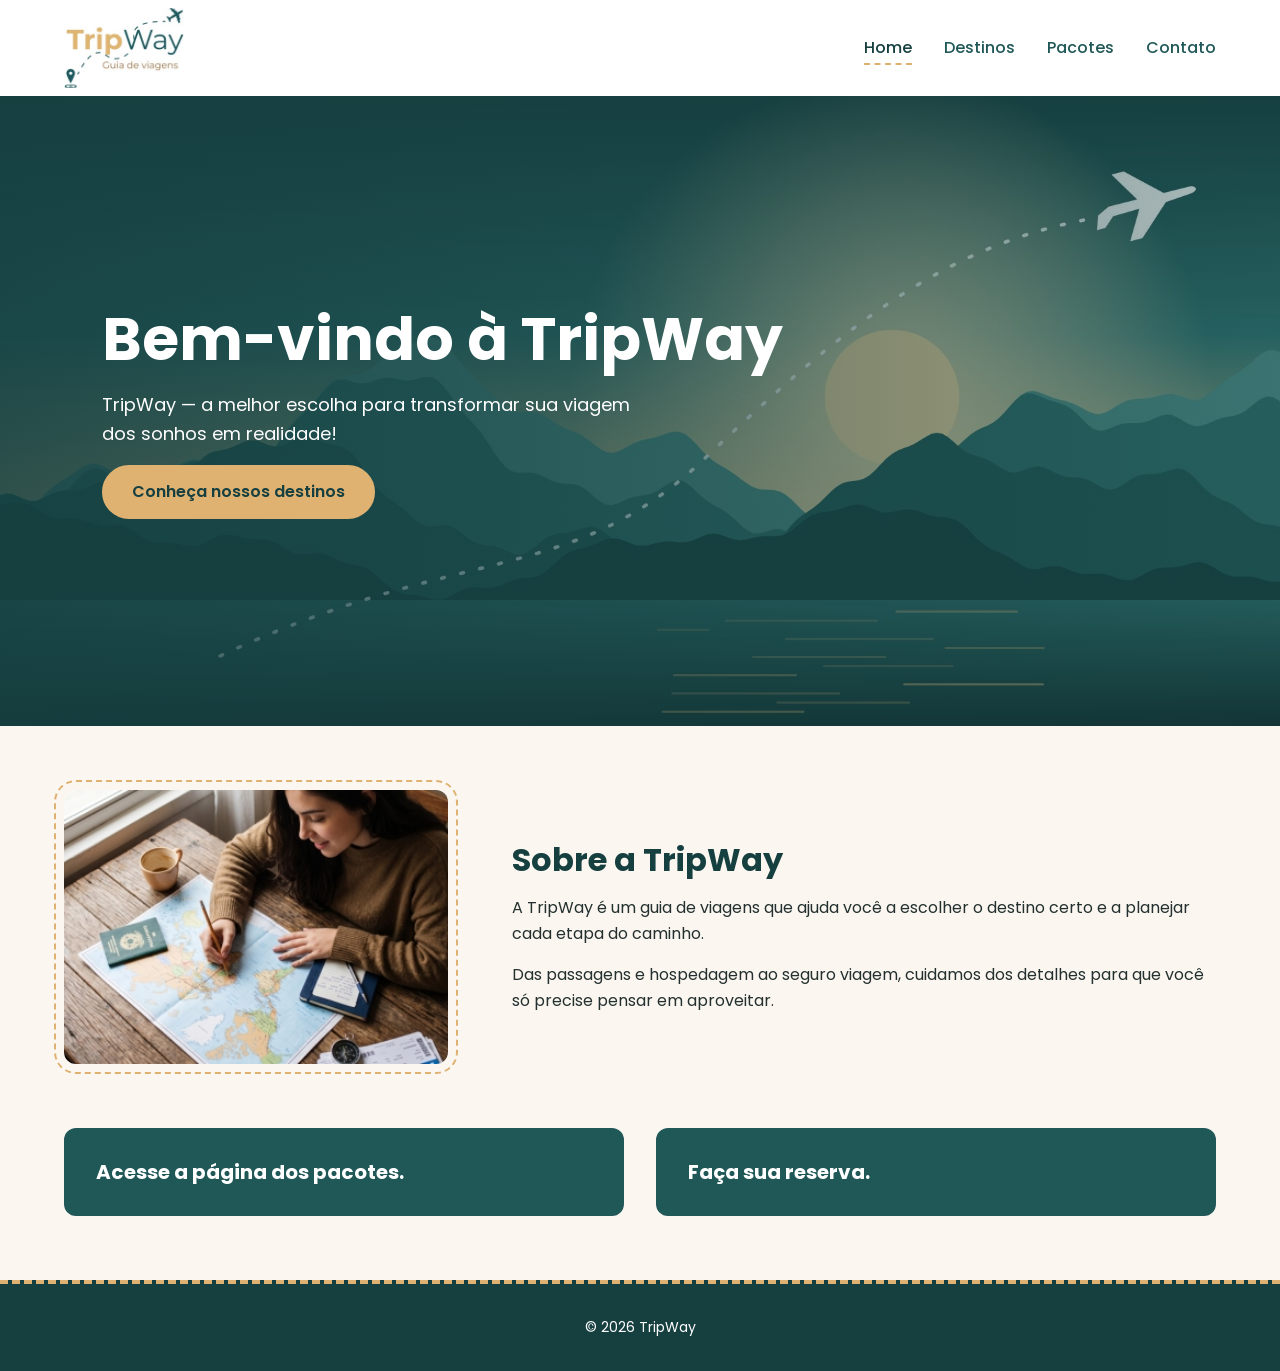
<file: index.html>
<!doctype html>
<html lang="pt-BR">
  <head>
    <meta charset="UTF-8" />
    <meta name="viewport" content="width=device-width, initial-scale=1.0" />
    <link rel="preconnect" href="https://fonts.googleapis.com" />
    <link rel="preconnect" href="https://fonts.gstatic.com" crossorigin />
    <link
      href="https://fonts.googleapis.com/css2?family=Poppins:ital,wght@0,100;0,200;0,300;0,400;0,500;0,600;0,700;0,800;0,900;1,100;1,200;1,300;1,400;1,500;1,600;1,700;1,800;1,900&display=swap"
      rel="stylesheet"
    />
    <link rel="stylesheet" href="./css/style.css" />
    <title>TripWay</title>
  </head>

  <body>
    <header class="site-header">
      <a class="logo" href="./index.html">
        <img src="./images/logo.jpeg" alt="TripWay" />
      </a>
      <nav>
        <ul class="menu">
          <li><a href="./index.html" class="ativo">Home</a></li>
          <li><a href="./pages/destinos.html">Destinos</a></li>
          <li><a href="./pages/pacotes.html">Pacotes</a></li>
          <li><a href="./pages/contato.html">Contato</a></li>
        </ul>
      </nav>
    </header>
    <main>
      <section id="banner" class="banner">
        <h1>Bem-vindo à TripWay</h1>
        <p>
          TripWay — a melhor escolha para transformar sua viagem dos sonhos em
          realidade!
        </p>
        <a class="btn" href="pages/destinos.html">Conheça nossos destinos</a>
      </section>

      <section id="sobre" class="sobre">
        <img
          src="images/servicos.jpg"
          alt="Pessoa planejando uma viagem com mapa e passaporte"
        />
        <div class="sobre-texto">
          <h2>Sobre a TripWay</h2>
          <p>
            A TripWay é um guia de viagens que ajuda você a escolher o destino
            certo e a planejar cada etapa do caminho.
          </p>
          <p>
            Das passagens e hospedagem ao seguro viagem, cuidamos dos detalhes
            para que você só precise pensar em aproveitar.
          </p>
        </div>
      </section>

      <section class="atalhos">
        <a class="atalho" href="pages/pacotes.html">
          <h2>Acesse a página dos pacotes.</h2>
        </a>
        <a class="atalho" href="pages/contato.html">
          <h2>Faça sua reserva.</h2>
        </a>
      </section>
    </main>

    <footer>
      <p>© 2026 TripWay</p>
    </footer>
  </body>
</html>
</file>
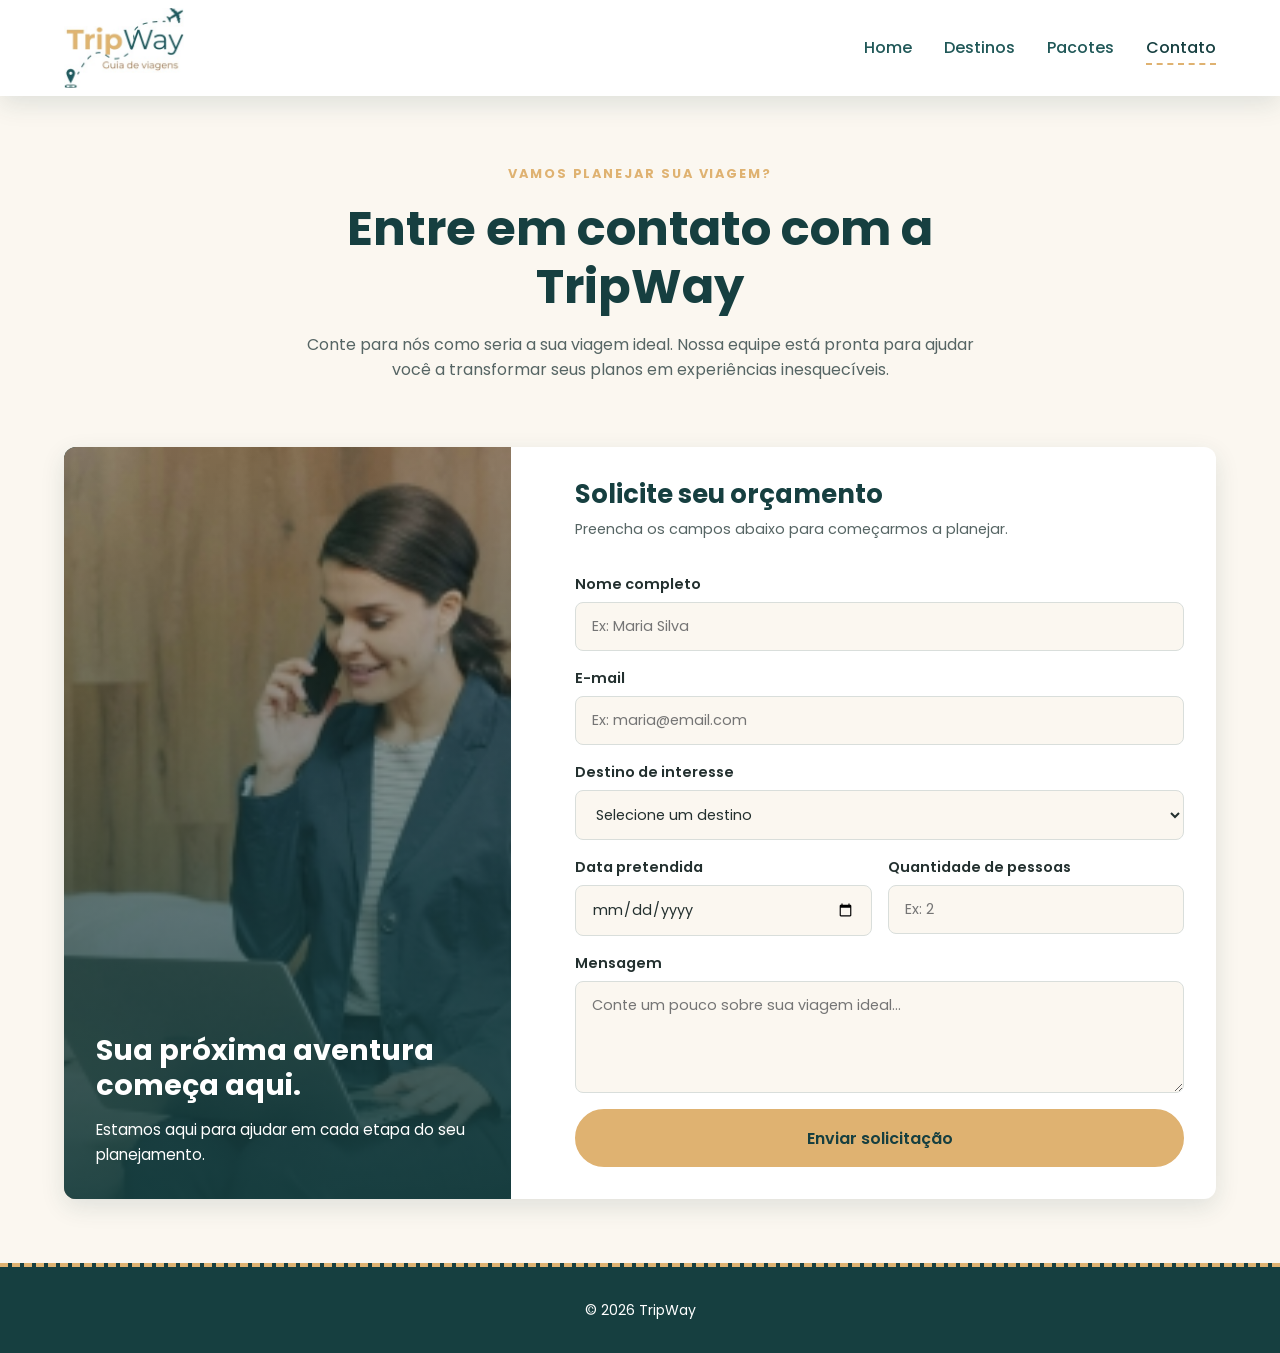
<file: pages/contato.html>
<!doctype html>
<html lang="pt-BR">
  <head>
    <meta charset="UTF-8" />
    <meta name="viewport" content="width=device-width, initial-scale=1.0" />
    <link rel="preconnect" href="https://fonts.googleapis.com" />
    <link rel="preconnect" href="https://fonts.gstatic.com" crossorigin />
    <link
      href="https://fonts.googleapis.com/css2?family=Poppins:wght@300;400;500;600;700;800&display=swap"
      rel="stylesheet"
    />
    <link rel="stylesheet" href="../css/style.css" />
    <title>TripWay - Contato</title>
  </head>

  <body>
    <header class="site-header">
      <a class="logo" href="../index.html">
        <img src="../images/logo.jpeg" alt="Logo da TripWay" />
      </a>

      <nav>
        <ul class="menu">
          <li><a href="../index.html">Home</a></li>
          <li><a href="./destinos.html">Destinos</a></li>
          <li><a href="./pacotes.html">Pacotes</a></li>
          <li><a href="./contato.html" class="ativo">Contato</a></li>
        </ul>
      </nav>
    </header>

    <main>
      <section class="contato-section">
        <div class="contato-intro">
          <span class="contato-etiqueta">VAMOS PLANEJAR SUA VIAGEM?</span>
          <h1>Entre em contato com a TripWay</h1>
          <p>
            Conte para nós como seria a sua viagem ideal. Nossa equipe está
            pronta para ajudar você a transformar seus planos em experiências
            inesquecíveis.
          </p>
        </div>

        <div class="contato-container">
          <div class="contato-imagem">
            <img
              src="../images/contato.jpg"
              alt="Pessoa realizando atendimento por telefone"
            />

            <div class="contato-imagem-texto">
              <h2>Sua próxima aventura começa aqui.</h2>
              <p>Estamos aqui para ajudar em cada etapa do seu planejamento.</p>
            </div>
          </div>

          <div class="contato-formulario">
            <h2>Solicite seu orçamento</h2>
            <p class="contato-descricao">
              Preencha os campos abaixo para começarmos a planejar.
            </p>

            <form action="" method="get">
              <div class="form-group">
                <label for="nome">Nome completo</label>
                <input
                  type="text"
                  id="nome"
                  name="nome"
                  placeholder="Ex: Maria Silva"
                  autocomplete="name"
                  required
                />
              </div>

              <div class="form-group">
                <label for="email">E-mail</label>
                <input
                  type="email"
                  id="email"
                  name="email"
                  placeholder="Ex: maria@email.com"
                  autocomplete="email"
                  required
                />
              </div>

              <div class="form-group">
                <label for="destino">Destino de interesse</label>
                <select id="destino" name="destino" required>
                  <option value="" selected disabled>
                    Selecione um destino
                  </option>
                  <option value="praia">Praia</option>
                  <option value="montanha">Montanha</option>
                  <option value="cidade">Cidade histórica</option>
                </select>
              </div>

              <div class="form-row">
                <div class="form-group">
                  <label for="data">Data pretendida</label>
                  <input type="date" id="data" name="data" required />
                </div>

                <div class="form-group">
                  <label for="pessoas">Quantidade de pessoas</label>
                  <input
                    type="number"
                    id="pessoas"
                    name="pessoas"
                    min="1"
                    placeholder="Ex: 2"
                    required
                  />
                </div>
              </div>

              <div class="form-group">
                <label for="mensagem">Mensagem</label>
                <textarea
                  id="mensagem"
                  name="mensagem"
                  rows="4"
                  placeholder="Conte um pouco sobre sua viagem ideal..."
                ></textarea>
              </div>

              <button type="submit" class="contato-botao">
                Enviar solicitação
              </button>
            </form>
          </div>
        </div>
      </section>
    </main>

    <footer>
      <p>© 2026 TripWay</p>
    </footer>
  </body>
</html>
</file>
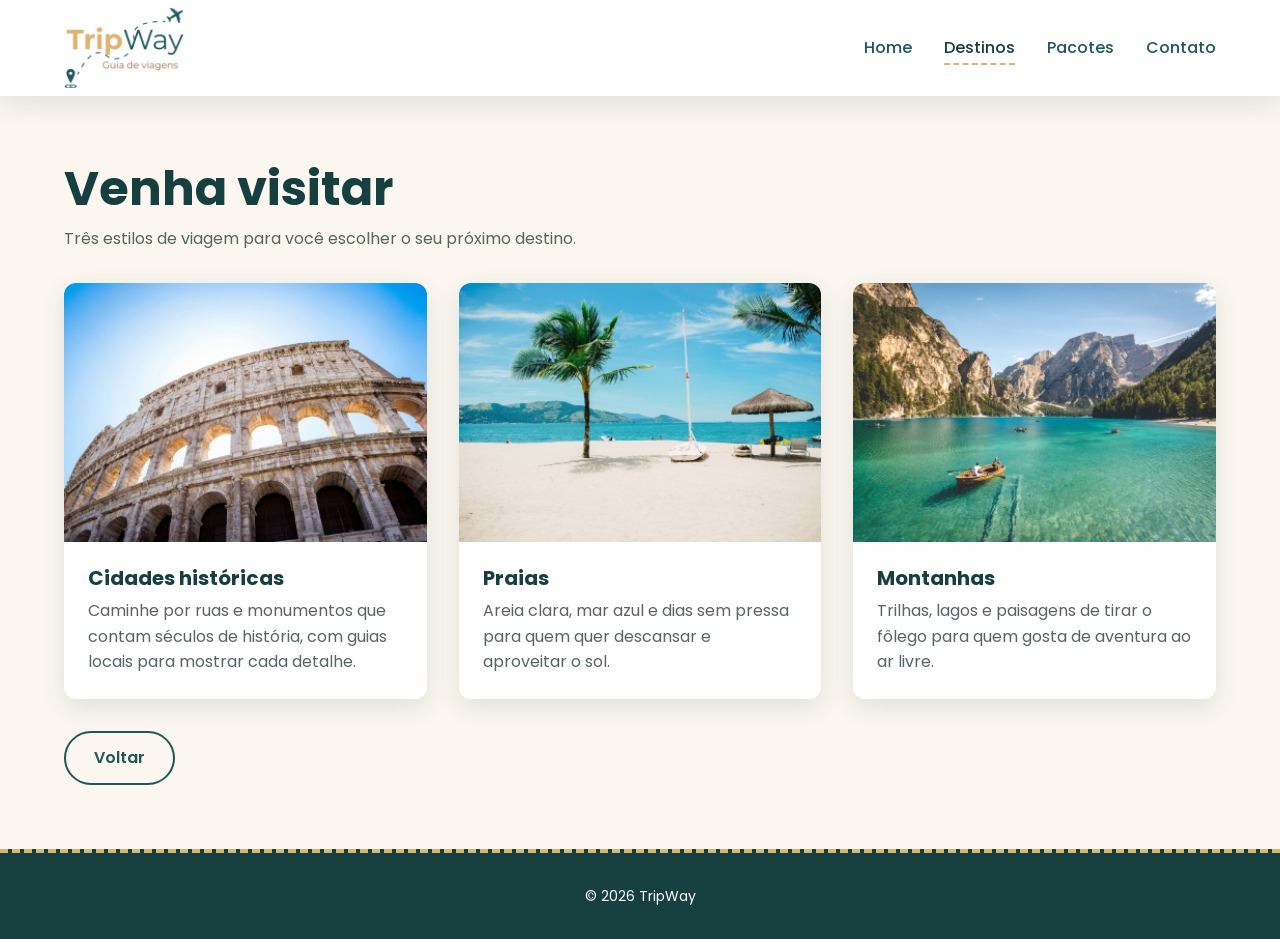
<file: pages/Destinos.html>
<!doctype html>
<html lang="pt-BR">
  <head>
    <meta charset="UTF-8" />
    <meta name="viewport" content="width=device-width, initial-scale=1.0" />
    <link rel="preconnect" href="https://fonts.googleapis.com" />
    <link rel="preconnect" href="https://fonts.gstatic.com" crossorigin />
    <link
      href="https://fonts.googleapis.com/css2?family=Poppins:ital,wght@0,100;0,200;0,300;0,400;0,500;0,600;0,700;0,800;0,900;1,100;1,200;1,300;1,400;1,500;1,600;1,700;1,800;1,900&display=swap"
      rel="stylesheet"
    />
    <link rel="stylesheet" href="../css/style.css" />
    <title>TripWay - Destinos</title>
  </head>

  <body>
    <header class="site-header">
      <a class="logo" href="../index.html">
        <img src="../images/logo.jpeg" alt="TripWay" />
      </a>
      <nav>
        <ul class="menu">
          <li><a href="../index.html">Home</a></li>
          <li><a href="./destinos.html" class="ativo">Destinos</a></li>
          <li><a href="./pacotes.html">Pacotes</a></li>
          <li><a href="./contato.html">Contato</a></li>
        </ul>
      </nav>
    </header>

    <main>
      <section class="destinos">
        <h1>Venha visitar</h1>
        <p class="destinos-intro">
          Três estilos de viagem para você escolher o seu próximo destino.
        </p>

        <div class="cards-container">
          <article class="card">
            <img
              src="../images/destino1.jpeg"
              alt="Coliseu de Roma visto de baixo, sob céu azul"
            />
            <div class="card-texto">
              <h2>Cidades históricas</h2>
              <p>
                Caminhe por ruas e monumentos que contam séculos de história,
                com guias locais para mostrar cada detalhe.
              </p>
            </div>
          </article>

          <article class="card">
            <img
              src="../images/destino2.jpeg"
              alt="Praia de areia branca com coqueiro, guarda-sol e mar azul"
            />
            <div class="card-texto">
              <h2>Praias</h2>
              <p>
                Areia clara, mar azul e dias sem pressa para quem quer descansar
                e aproveitar o sol.
              </p>
            </div>
          </article>

          <article class="card">
            <img
              src="../images/destino3.jpeg"
              alt="Lago verde-esmeralda entre montanhas, com um barco a remo"
            />
            <div class="card-texto">
              <h2>Montanhas</h2>
              <p>
                Trilhas, lagos e paisagens de tirar o fôlego para quem gosta de
                aventura ao ar livre.
              </p>
            </div>
          </article>
        </div>

        <a class="btn btn-secundario" href="../index.html">Voltar</a>
      </section>
    </main>

    <footer>
      <p>© 2026 TripWay</p>
    </footer>
  </body>
</html>
</file>
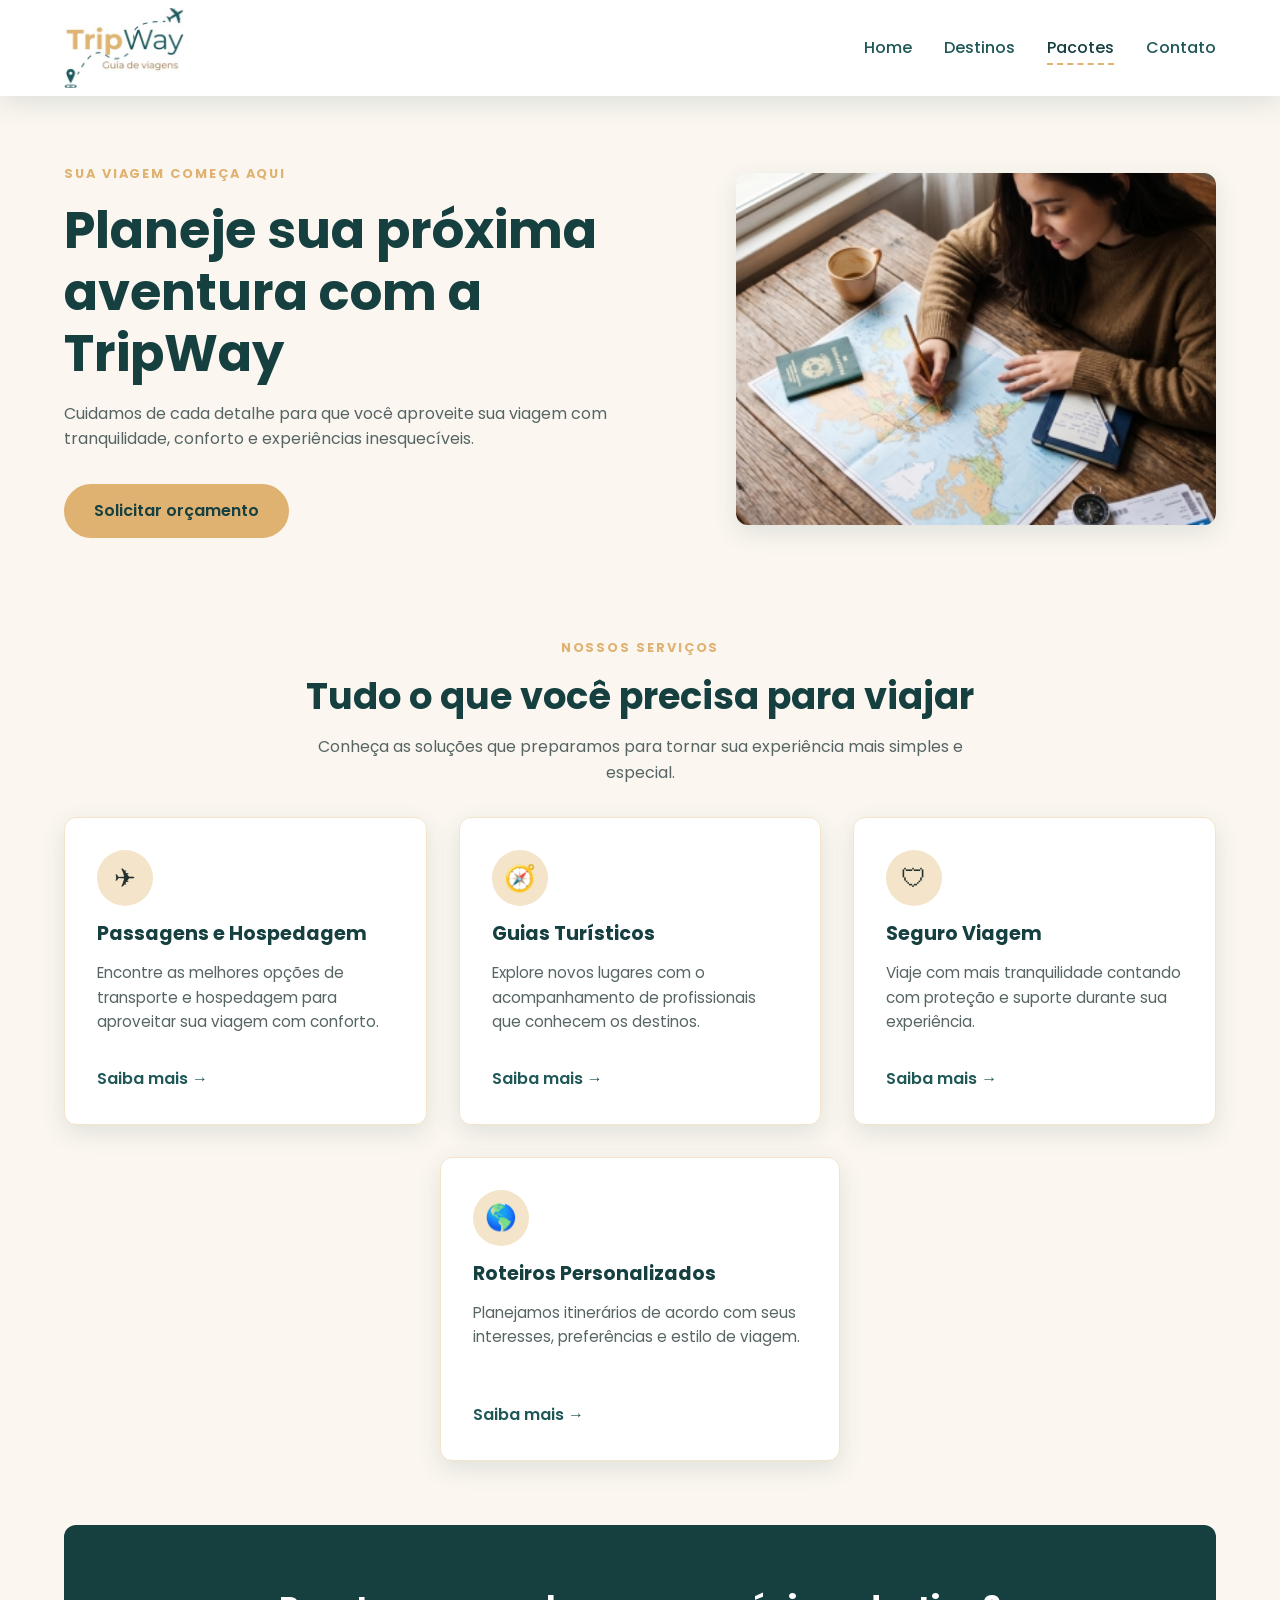
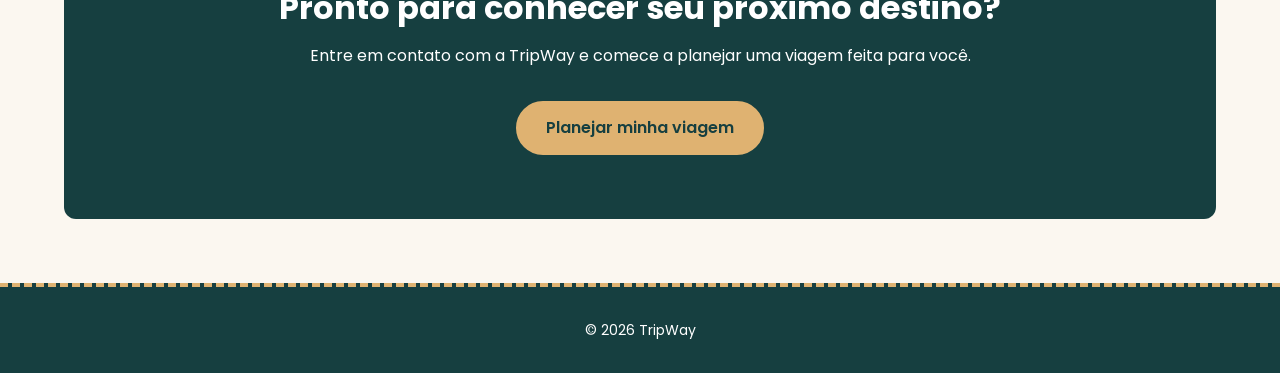
<file: pages/pacotes.html>
<!doctype html>
<html lang="pt-BR">
  <head>
    <meta charset="UTF-8" />
    <meta name="viewport" content="width=device-width, initial-scale=1.0" />
    <link rel="preconnect" href="https://fonts.googleapis.com" />
    <link rel="preconnect" href="https://fonts.gstatic.com" crossorigin />
    <link
      href="https://fonts.googleapis.com/css2?family=Poppins:wght@300;400;500;600;700;800&display=swap"
      rel="stylesheet"
    />
    <link rel="stylesheet" href="../css/style.css" />
    <title>TripWay - Pacotes e Serviços</title>
  </head>

  <body>
    <header class="site-header">
      <a class="logo" href="../index.html">
        <img src="../images/logo.jpeg" alt="TripWay" />
      </a>

      <nav>
        <ul class="menu">
          <li><a href="../index.html">Home</a></li>
          <li><a href="./destinos.html">Destinos</a></li>
          <li><a href="./pacotes.html" class="ativo">Pacotes</a></li>
          <li><a href="./contato.html">Contato</a></li>
        </ul>
      </nav>
    </header>

    <main>
      <section class="pacotes-banner">
        <div class="pacotes-banner-texto">
          <span class="pacotes-etiqueta">SUA VIAGEM COMEÇA AQUI</span>

          <h1>Planeje sua próxima aventura com a TripWay</h1>

          <p>
            Cuidamos de cada detalhe para que você aproveite sua viagem com
            tranquilidade, conforto e experiências inesquecíveis.
          </p>

          <a href="./contato.html" class="btn"> Solicitar orçamento </a>
        </div>

        <img src="../images/servicos.jpg" alt="Pessoa planejando uma viagem" />
      </section>

      <section class="pacotes-servicos">
        <div class="pacotes-titulo">
          <span class="pacotes-etiqueta">NOSSOS SERVIÇOS</span>
          <h2>Tudo o que você precisa para viajar</h2>
          <p>
            Conheça as soluções que preparamos para tornar sua experiência mais
            simples e especial.
          </p>
        </div>

        <div class="pacotes-grid">
          <article class="pacote-card">
            <div class="pacote-icone" aria-hidden="true">✈</div>

            <div class="pacote-conteudo">
              <h3>Passagens e Hospedagem</h3>
              <p>
                Encontre as melhores opções de transporte e hospedagem para
                aproveitar sua viagem com conforto.
              </p>
            </div>

            <a href="./contato.html" class="pacote-link"> Saiba mais → </a>
          </article>

          <article class="pacote-card">
            <div class="pacote-icone" aria-hidden="true">🧭</div>

            <div class="pacote-conteudo">
              <h3>Guias Turísticos</h3>
              <p>
                Explore novos lugares com o acompanhamento de profissionais que
                conhecem os destinos.
              </p>
            </div>

            <a href="./contato.html" class="pacote-link"> Saiba mais → </a>
          </article>

          <article class="pacote-card">
            <div class="pacote-icone" aria-hidden="true">🛡</div>

            <div class="pacote-conteudo">
              <h3>Seguro Viagem</h3>
              <p>
                Viaje com mais tranquilidade contando com proteção e suporte
                durante sua experiência.
              </p>
            </div>

            <a href="./contato.html" class="pacote-link"> Saiba mais → </a>
          </article>

          <article class="pacote-card">
            <div class="pacote-icone" aria-hidden="true">🌎</div>

            <div class="pacote-conteudo">
              <h3>Roteiros Personalizados</h3>
              <p>
                Planejamos itinerários de acordo com seus interesses,
                preferências e estilo de viagem.
              </p>
            </div>

            <a href="./contato.html" class="pacote-link"> Saiba mais → </a>
          </article>
        </div>
      </section>

      <section class="pacotes-chamada">
        <h2>Pronto para conhecer seu próximo destino?</h2>

        <p>
          Entre em contato com a TripWay e comece a planejar uma viagem feita
          para você.
        </p>

        <a href="./contato.html" class="btn"> Planejar minha viagem </a>
      </section>
    </main>

    <footer>
      <p>© 2026 TripWay</p>
    </footer>
  </body>
</html>
</file>
<file: css/style.css>
:root {
  /* Cores */
  --cor-primaria: #205858;
  --cor-primaria-escura: #163f40;
  --cor-destaque: #dfb271;
  --cor-destaque-clara: #f4e4c9;
  --cor-fundo: #fbf7f0;
  --cor-superficie: #ffffff;
  --cor-texto: #23302f;
  --cor-texto-suave: #566564;

  --fonte-principal: "Poppins", Arial, sans-serif;

  --espaco-p: 0.5rem;
  --espaco-m: 1rem;
  --espaco-g: 2rem;
  --espaco-xg: 4rem;

  --raio: 0.75rem;
  --sombra: 0 0.5rem 1.5rem rgba(22, 63, 64, 0.12);
  --transicao: 0.25s ease;
}

*,
*::before,
*::after {
  margin: 0;
  padding: 0;
  box-sizing: border-box;
}

img {
  display: block;
  max-width: 100%;
  height: auto;
}

body {
  display: flex;
  flex-direction: column;
  min-height: 100vh;
  font-family: var(--fonte-principal);
  font-size: 1rem;
  line-height: 1.6;
  color: var(--cor-texto);
  background-color: var(--cor-fundo);
}

main {
  flex: 1;
}

h1,
h2,
h3 {
  line-height: 1.2;
  color: var(--cor-primaria-escura);
}

section {
  width: 90%;
  max-width: 72rem;
  margin: 0 auto;
  padding: var(--espaco-xg) 0;
}

a {
  color: var(--cor-primaria);
  transition: color var(--transicao);
}

a:hover {
  color: var(--cor-primaria-escura);
}

.btn {
  display: inline-block;
  padding: 0.75rem 1.75rem;
  border: 0.125rem solid var(--cor-destaque);
  border-radius: 2rem;
  font-weight: 600;
  text-decoration: none;
  color: var(--cor-primaria-escura);
  background-color: var(--cor-destaque);
  transition:
    background-color var(--transicao),
    border-color var(--transicao),
    color var(--transicao);
}

.btn:hover {
  color: var(--cor-primaria-escura);
  background-color: var(--cor-destaque-clara);
  border-color: var(--cor-destaque-clara);
}

.btn-secundario {
  border-color: var(--cor-primaria);
  color: var(--cor-primaria);
  background-color: transparent;
}

.btn-secundario:hover {
  color: var(--cor-superficie);
  background-color: var(--cor-primaria);
  border-color: var(--cor-primaria);
}

.site-header {
  display: flex;
  flex-wrap: wrap;
  align-items: center;
  justify-content: space-between;
  gap: var(--espaco-p) var(--espaco-g);
  padding: var(--espaco-p) 5%;
  background-color: var(--cor-superficie);
  box-shadow: var(--sombra);
}

/* O logo tem bastante branco em cima e embaixo: object-fit corta essa sobra */
.logo img {
  width: 7.5rem;
  height: 5rem;
  object-fit: cover;
}

.menu {
  display: flex;
  flex-wrap: wrap;
  align-items: center;
  gap: var(--espaco-m) clamp(0.75rem, 3vw, 2rem);
  list-style: none;
}

.menu a {
  padding-bottom: 0.25rem;
  border-bottom: 0.125rem dashed transparent;
  font-weight: 500;
  text-decoration: none;
  transition:
    color var(--transicao),
    border-color var(--transicao);
}

.menu a:hover,
.menu a.ativo {
  border-color: var(--cor-destaque);
  color: var(--cor-primaria-escura);
}

#banner {
  width: 100%;
  max-width: none;
}

.banner {
  display: flex;
  flex-direction: column;
  align-items: flex-start;
  justify-content: center;
  gap: var(--espaco-m);
  min-height: 70vh;
  padding: var(--espaco-xg) 8%;
  color: var(--cor-superficie);
  background-image:
    linear-gradient(90deg, rgba(22, 63, 64, 0.85), rgba(22, 63, 64, 0.35)),
    url("../images/banner.jpg");
  background-position: center;
  background-size: cover;
}

.banner h1 {
  font-size: clamp(2.25rem, 5vw, 3.75rem);
  color: var(--cor-superficie);
}

.banner p {
  max-width: 34rem;
  font-size: 1.125rem;
}

.sobre {
  display: flex;
  flex-wrap: wrap;
  align-items: center;
  gap: var(--espaco-xg);
  justify-content: center;
}

.sobre img {
  flex: 1 1 18rem;
  max-width: 24rem;
  border-radius: var(--raio);
  outline: 0.125rem dashed var(--cor-destaque);
  outline-offset: 0.5rem;
  min-width: 0;
}

.sobre-texto {
  flex: 1 1 18rem;
}

.sobre-texto h2 {
  margin-bottom: var(--espaco-m);
  font-size: 2rem;
}

.sobre-texto p + p {
  margin-top: var(--espaco-m);
}

.atalhos {
  display: flex;
  flex-wrap: wrap;
  gap: var(--espaco-g);
  padding-top: 0;
}

.atalho {
  flex: 1 1 18rem;
  padding: var(--espaco-g);
  border-radius: var(--raio);
  text-decoration: none;
  background-color: var(--cor-primaria);
  transition: background-color var(--transicao);
}

.atalho h2 {
  font-size: 1.25rem;
  color: var(--cor-superficie);
}

.atalho:hover {
  background-color: var(--cor-primaria-escura);
}

.destinos h1 {
  font-size: clamp(2rem, 4vw, 3rem);
}

.destinos-intro {
  margin-top: var(--espaco-p);
  color: var(--cor-texto-suave);
}

/* flex-wrap + flex-basis: 3 cards no desktop, 2 no tablet e 1 no celular */
.cards-container {
  display: flex;
  flex-wrap: wrap;
  justify-content: center;
  gap: var(--espaco-g);
  margin: var(--espaco-g) 0;
}

.card {
  display: flex;
  flex-direction: column;
  flex: 1 1 17rem;
  max-width: 23rem;
  overflow: hidden;
  border-radius: var(--raio);
  background-color: var(--cor-superficie);
  box-shadow: var(--sombra);
  transition: transform var(--transicao);
}

.card:hover {
  transform: translateY(-0.25rem);
}

.card img {
  width: 100%;
}

.card-texto {
  padding: 1.5rem;
}

.card-texto h2 {
  margin-bottom: var(--espaco-p);
  font-size: 1.25rem;
}

.card-texto p {
  color: var(--cor-texto-suave);
}

footer {
  padding: var(--espaco-g) 5%;
  border-top: 0.25rem dashed var(--cor-destaque);
  font-size: 0.875rem;
  text-align: center;
  color: var(--cor-superficie);
  background-color: var(--cor-primaria-escura);
}

a:focus-visible,
button:focus-visible {
  outline: 0.1875rem solid var(--cor-destaque);
  outline-offset: 0.1875rem;
}

/* PÁGINA DE PACOTES E SERVIÇOS */

.pacotes-banner {
  display: flex;
  align-items: center;
  justify-content: space-between;
  gap: var(--espaco-xg);
  padding: var(--espaco-xg) 0;
}

.pacotes-banner-texto {
  flex: 1 1 50%;
}

.pacotes-etiqueta {
  display: inline-block;
  margin-bottom: var(--espaco-m);
  font-size: 0.8rem;
  font-weight: 700;
  letter-spacing: 0.12rem;
  color: var(--cor-destaque);
}

.pacotes-banner h1 {
  max-width: 38rem;
  margin-bottom: var(--espaco-m);
  font-size: clamp(2rem, 4vw, 3.2rem);
}

.pacotes-banner p {
  max-width: 34rem;
  margin-bottom: var(--espaco-g);
  color: var(--cor-texto-suave);
}

.pacotes-banner img {
  flex: 1 1 40%;
  width: 100%;
  max-width: 30rem;
  height: 22rem;
  object-fit: cover;
  border-radius: var(--raio);
  box-shadow: var(--sombra);
}

.pacotes-servicos {
  padding-top: var(--espaco-g);
}

.pacotes-titulo {
  width: 100%;
  max-width: 42rem;
  margin: 0 auto var(--espaco-g);
  text-align: center;
}

.pacotes-titulo h2 {
  margin-bottom: var(--espaco-m);
  font-size: clamp(1.7rem, 3vw, 2.3rem);
}

.pacotes-titulo p {
  color: var(--cor-texto-suave);
}

.pacotes-grid {
  display: flex;
  flex-wrap: wrap;
  justify-content: center;
  gap: var(--espaco-g);
}

.pacote-card {
  display: flex;
  flex: 1 1 17rem;
  flex-direction: column;
  max-width: 25rem;
  min-height: 19rem;
  padding: var(--espaco-g);
  border: 1px solid var(--cor-destaque-clara);
  border-radius: var(--raio);
  background-color: var(--cor-superficie);
  box-shadow: var(--sombra);
  transition:
    transform var(--transicao),
    box-shadow var(--transicao);
}

.pacote-card:hover {
  transform: translateY(-0.4rem);
  box-shadow: 0 0.8rem 2rem rgba(22, 63, 64, 0.16);
}

.pacote-icone {
  display: flex;
  align-items: center;
  justify-content: center;
  width: 3.5rem;
  height: 3.5rem;
  margin-bottom: var(--espaco-m);
  border-radius: 50%;
  font-size: 1.6rem;
  background-color: var(--cor-destaque-clara);
}

.pacote-conteudo {
  flex: 1;
}

.pacote-conteudo h3 {
  margin-bottom: var(--espaco-m);
  font-size: 1.2rem;
}

.pacote-conteudo p {
  font-size: 0.95rem;
  color: var(--cor-texto-suave);
}

.pacote-link {
  display: inline-block;
  align-self: flex-start;
  margin-top: var(--espaco-g);
  font-weight: 600;
  text-decoration: none;
  transition: color var(--transicao);
}

.pacote-link:hover {
  color: var(--cor-destaque);
}

.pacotes-chamada {
  margin-bottom: var(--espaco-xg);
  padding: var(--espaco-xg) var(--espaco-g);
  border-radius: var(--raio);
  text-align: center;
  background-color: var(--cor-primaria-escura);
}

.pacotes-chamada h2 {
  margin-bottom: var(--espaco-m);
  font-size: clamp(1.5rem, 3vw, 2rem);
  color: var(--cor-superficie);
}

.pacotes-chamada p {
  margin-bottom: var(--espaco-g);
  color: var(--cor-superficie);
}

/* PÁGINA DE CONTATO */

.contato-section {
  padding-top: var(--espaco-xg);
  padding-bottom: var(--espaco-xg);
}

.contato-intro {
  max-width: 42rem;
  margin: 0 auto var(--espaco-xg);
  text-align: center;
}

.contato-etiqueta {
  display: inline-block;
  margin-bottom: var(--espaco-m);
  color: var(--cor-destaque);
  font-size: 0.8rem;
  font-weight: 700;
  letter-spacing: 0.12rem;
}

.contato-intro h1 {
  margin-bottom: var(--espaco-m);
  font-size: clamp(2rem, 4vw, 3rem);
}

.contato-intro p {
  color: var(--cor-texto-suave);
}

.contato-container {
  display: flex;
  align-items: stretch;
  gap: var(--espaco-g);
  overflow: hidden;
  border-radius: var(--raio);
  background-color: var(--cor-superficie);
  box-shadow: var(--sombra);
}

.contato-imagem {
  position: relative;
  display: flex;
  flex: 1 1 40%;
  min-width: 0;
  min-height: 36rem;
  overflow: hidden;
  background-color: var(--cor-primaria-escura);
}

.contato-imagem img {
  position: absolute;
  width: 100%;
  height: 100%;
  object-fit: cover;
  object-position: 62% center;
}

.contato-imagem::after {
  position: absolute;
  inset: 0;
  content: "";
  background: linear-gradient(
    to top,
    rgba(22, 63, 64, 0.9),
    rgba(22, 63, 64, 0.05)
  );
}

.contato-imagem-texto {
  position: relative;
  z-index: 1;
  align-self: flex-end;
  padding: var(--espaco-g);
  color: var(--cor-superficie);
}

.contato-imagem-texto h2 {
  margin-bottom: var(--espaco-m);
  color: var(--cor-superficie);
  font-size: 1.8rem;
}

.contato-imagem-texto p {
  font-size: 0.95rem;
}

.contato-formulario {
  flex: 1 1 60%;
  min-width: 0;
  padding: var(--espaco-g);
}

.contato-formulario h2 {
  margin-bottom: var(--espaco-p);
  font-size: 1.6rem;
}

.contato-descricao {
  margin-bottom: var(--espaco-g);
  color: var(--cor-texto-suave);
  font-size: 0.9rem;
}

.form-group {
  display: flex;
  flex-direction: column;
  flex: 1;
  gap: 0.4rem;
  margin-bottom: var(--espaco-m);
}

.form-group label {
  font-size: 0.9rem;
  font-weight: 600;
  color: var(--cor-texto);
}

.form-group input,
.form-group select,
.form-group textarea {
  width: 100%;
  padding: 0.8rem 1rem;
  border: 1px solid #d9dedb;
  border-radius: 0.5rem;
  outline: none;
  font-family: inherit;
  font-size: 0.9rem;
  color: var(--cor-texto);
  background-color: var(--cor-fundo);
  transition:
    border-color var(--transicao),
    box-shadow var(--transicao);
}

.form-group input:focus,
.form-group select:focus,
.form-group textarea:focus {
  border-color: var(--cor-primaria);
  box-shadow: 0 0 0 0.2rem rgba(32, 88, 88, 0.12);
}

.form-group textarea {
  min-height: 7rem;
  resize: vertical;
}

.form-row {
  display: flex;
  gap: var(--espaco-m);
}

.contato-botao {
  width: 100%;
  padding: 0.9rem 1.5rem;
  border: 2px solid var(--cor-destaque);
  border-radius: 2rem;
  font-family: inherit;
  font-size: 1rem;
  font-weight: 600;
  color: var(--cor-primaria-escura);
  background-color: var(--cor-destaque);
  cursor: pointer;
  transition:
    background-color var(--transicao),
    border-color var(--transicao);
}

.contato-botao:hover {
  border-color: var(--cor-destaque-clara);
  background-color: var(--cor-destaque-clara);
}

/* rESPONSIVIDADE*/

/* TABLETS */
@media (max-width: 900px) {
  .site-header {
    justify-content: center;
    flex-direction: column;
    padding: var(--espaco-m) 4%;
  }

  .menu {
    justify-content: center;
    gap: var(--espaco-m);
  }

  .sobre {
    gap: var(--espaco-g);
  }

  .card {
    flex: 1 1 40%;
  }

  .pacotes-banner {
    gap: var(--espaco-g);
  }

  .pacotes-banner img {
    max-width: 45%;
  }

  .pacote-card {
    flex: 1 1 40%;
  }

  .contato-container {
    flex-direction: column;
  }

  .contato-imagem {
    min-height: 24rem;
    flex: auto;
  }

  .contato-formulario {
    width: 100%;
  }
}

/* CELULARES */
@media (max-width: 600px) {
  body {
    font-size: 0.9rem;
  }

  section {
    width: 92%;
    padding: var(--espaco-g) 0;
  }

  .site-header {
    gap: var(--espaco-m);
    padding: var(--espaco-m) 3%;
  }

  .logo img {
    width: 6.5rem;
    height: 4.5rem;
  }

  .site-header nav {
    width: 100%;
  }

  .menu {
    justify-content: center;
    flex-wrap: wrap;
    gap: 0.75rem 1rem;
  }

  .menu a {
    font-size: 0.85rem;
  }

  .banner {
    min-height: 55vh;
    padding: var(--espaco-g) 6%;
    background-position: center;
  }

  .banner h1 {
    font-size: 2rem;
  }

  .banner p {
    font-size: 1rem;
  }

  .sobre {
    flex-direction: column;
    align-items: center;
    gap: 1.25rem;
    padding-top: 2rem;
    padding-bottom: 0;
    margin-bottom: 0;
  }

  .sobre img {
    width: 100%;
    max-width: 100%;
  }

  .sobre-texto {
    flex: 0 1 auto;
    width: 100%;
    margin: 0;
  }

  .atalhos {
    display: flex;
    flex-direction: column;
    gap: 1rem;
    margin-top: 1.5rem;
    padding-top: 1.5rem;
    padding-bottom: 2rem;
  }

  .atalho {
    width: 100%;
    flex-basis: auto;
  }

  .destinos h1 {
    font-size: 2rem;
  }

  .cards-container {
    flex-direction: column;
    align-items: center;
    gap: var(--espaco-g);
  }

  .card {
    width: 100%;
    max-width: 100%;
    flex: 1 1 auto;
  }

  .pacotes-banner {
    flex-direction: column;
    align-items: stretch;
    gap: var(--espaco-g);
    padding-top: var(--espaco-g);
  }

  .pacotes-banner-texto {
    width: 100%;
  }

  .pacotes-banner h1 {
    font-size: 2rem;
  }

  .pacotes-banner img {
    width: 100%;
    max-width: 100%;
    height: 15rem;
  }

  .pacotes-titulo h2 {
    font-size: 1.6rem;
  }

  .pacotes-grid {
    flex-direction: column;
    align-items: center;
  }

  .pacote-card {
    width: 100%;
    max-width: 100%;
    flex: 1 1 auto;
  }

  .pacotes-chamada {
    padding: var(--espaco-g) var(--espaco-m);
  }

  .contato-section {
    padding-top: var(--espaco-g);
  }

  .contato-intro h1 {
    font-size: 1.8rem;
  }

  .contato-container {
    flex-direction: column;
    gap: 0;
  }

  .contato-imagem {
    width: 100%;
    min-height: 20rem;
  }

  .contato-imagem-texto {
    padding: var(--espaco-g);
  }

  .contato-imagem-texto h2 {
    font-size: 1.4rem;
  }

  .contato-formulario {
    width: 100%;
    padding: var(--espaco-m);
  }

  .contato-formulario h2 {
    font-size: 1.4rem;
  }

  .form-row {
    flex-direction: column;
    gap: 0;
  }

  .form-group input,
  .form-group select,
  .form-group textarea {
    font-size: 1rem;
  }

  .contato-botao {
    width: 100%;
  }

  footer {
    padding: var(--espaco-m);
  }
}

/* CELULARES PEQUENOS */
@media (max-width: 380px) {
  .menu {
    gap: 0.5rem 0.75rem;
  }

  .menu a {
    font-size: 0.78rem;
  }

  .banner h1,
  .pacotes-banner h1 {
    font-size: 1.7rem;
  }

  .contato-imagem {
    min-height: 17rem;
  }

  .pacote-card {
    padding: var(--espaco-m);
  }
}
</file>
